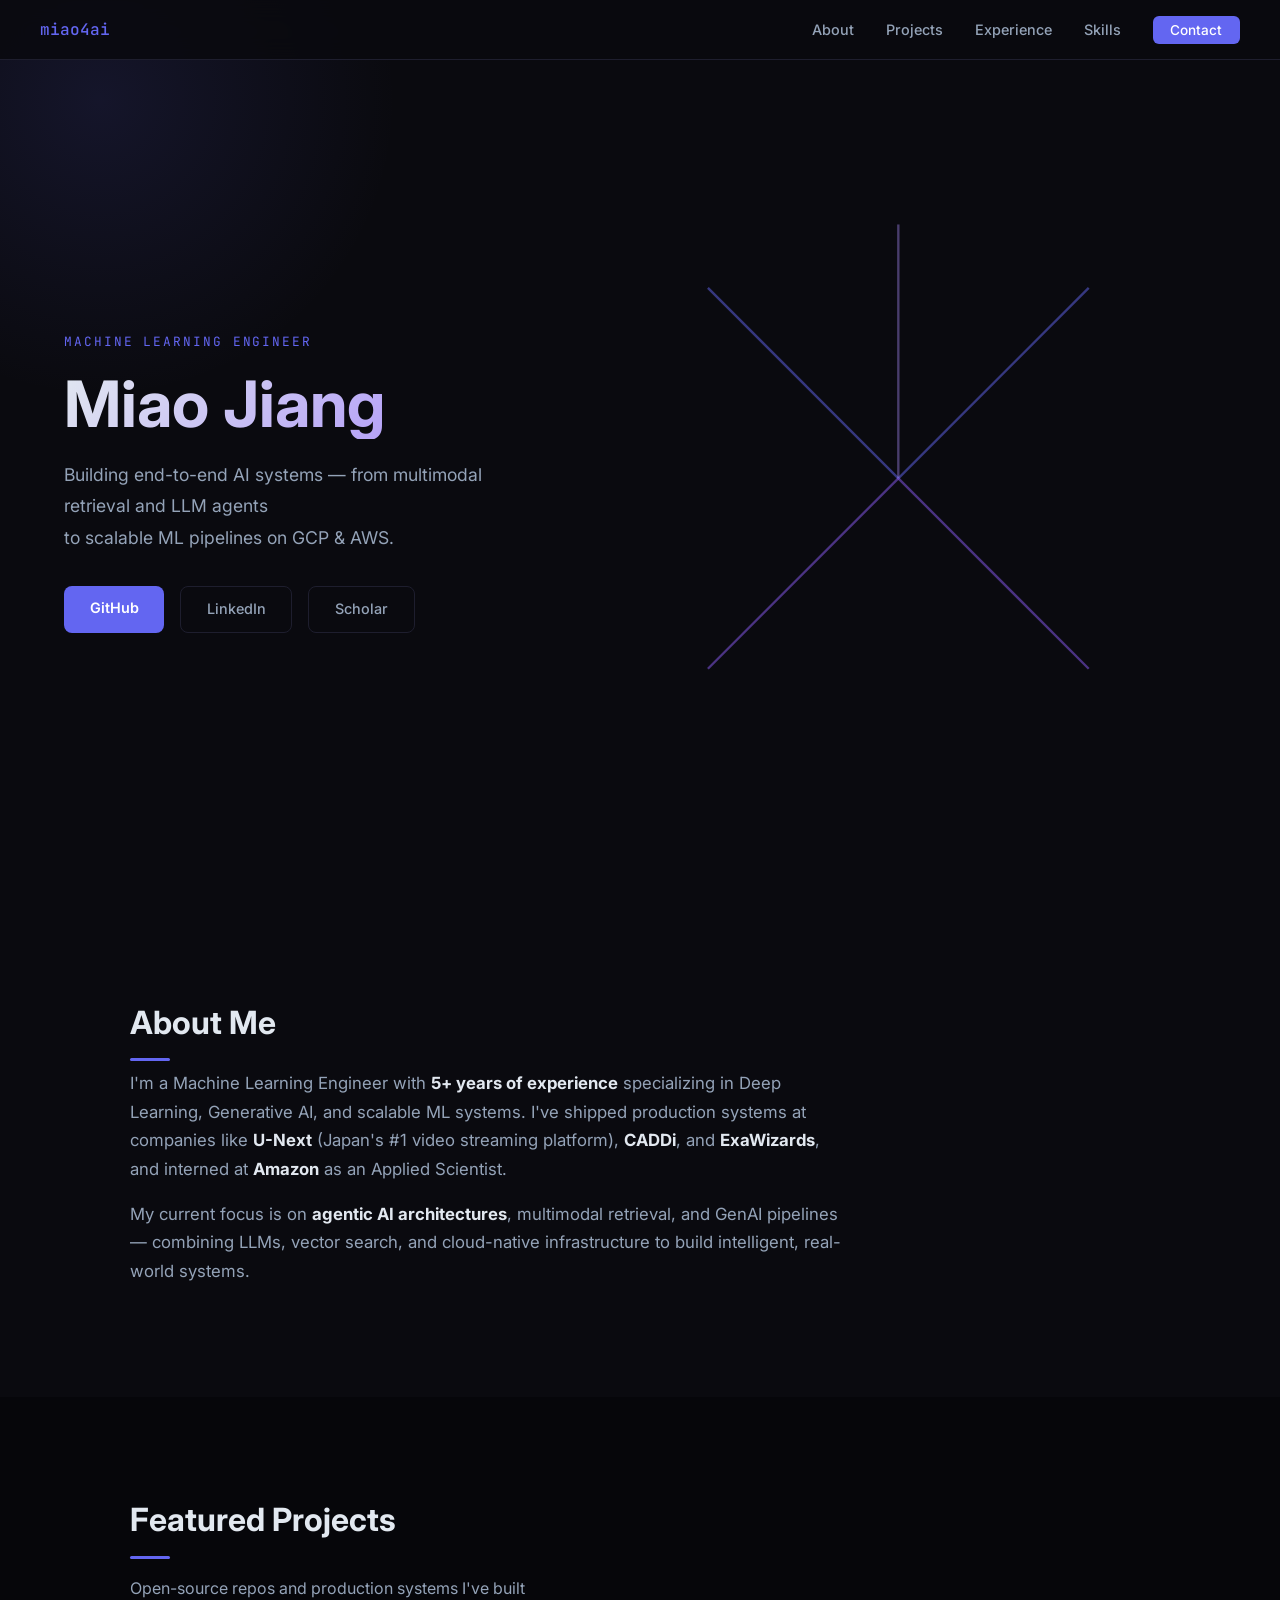
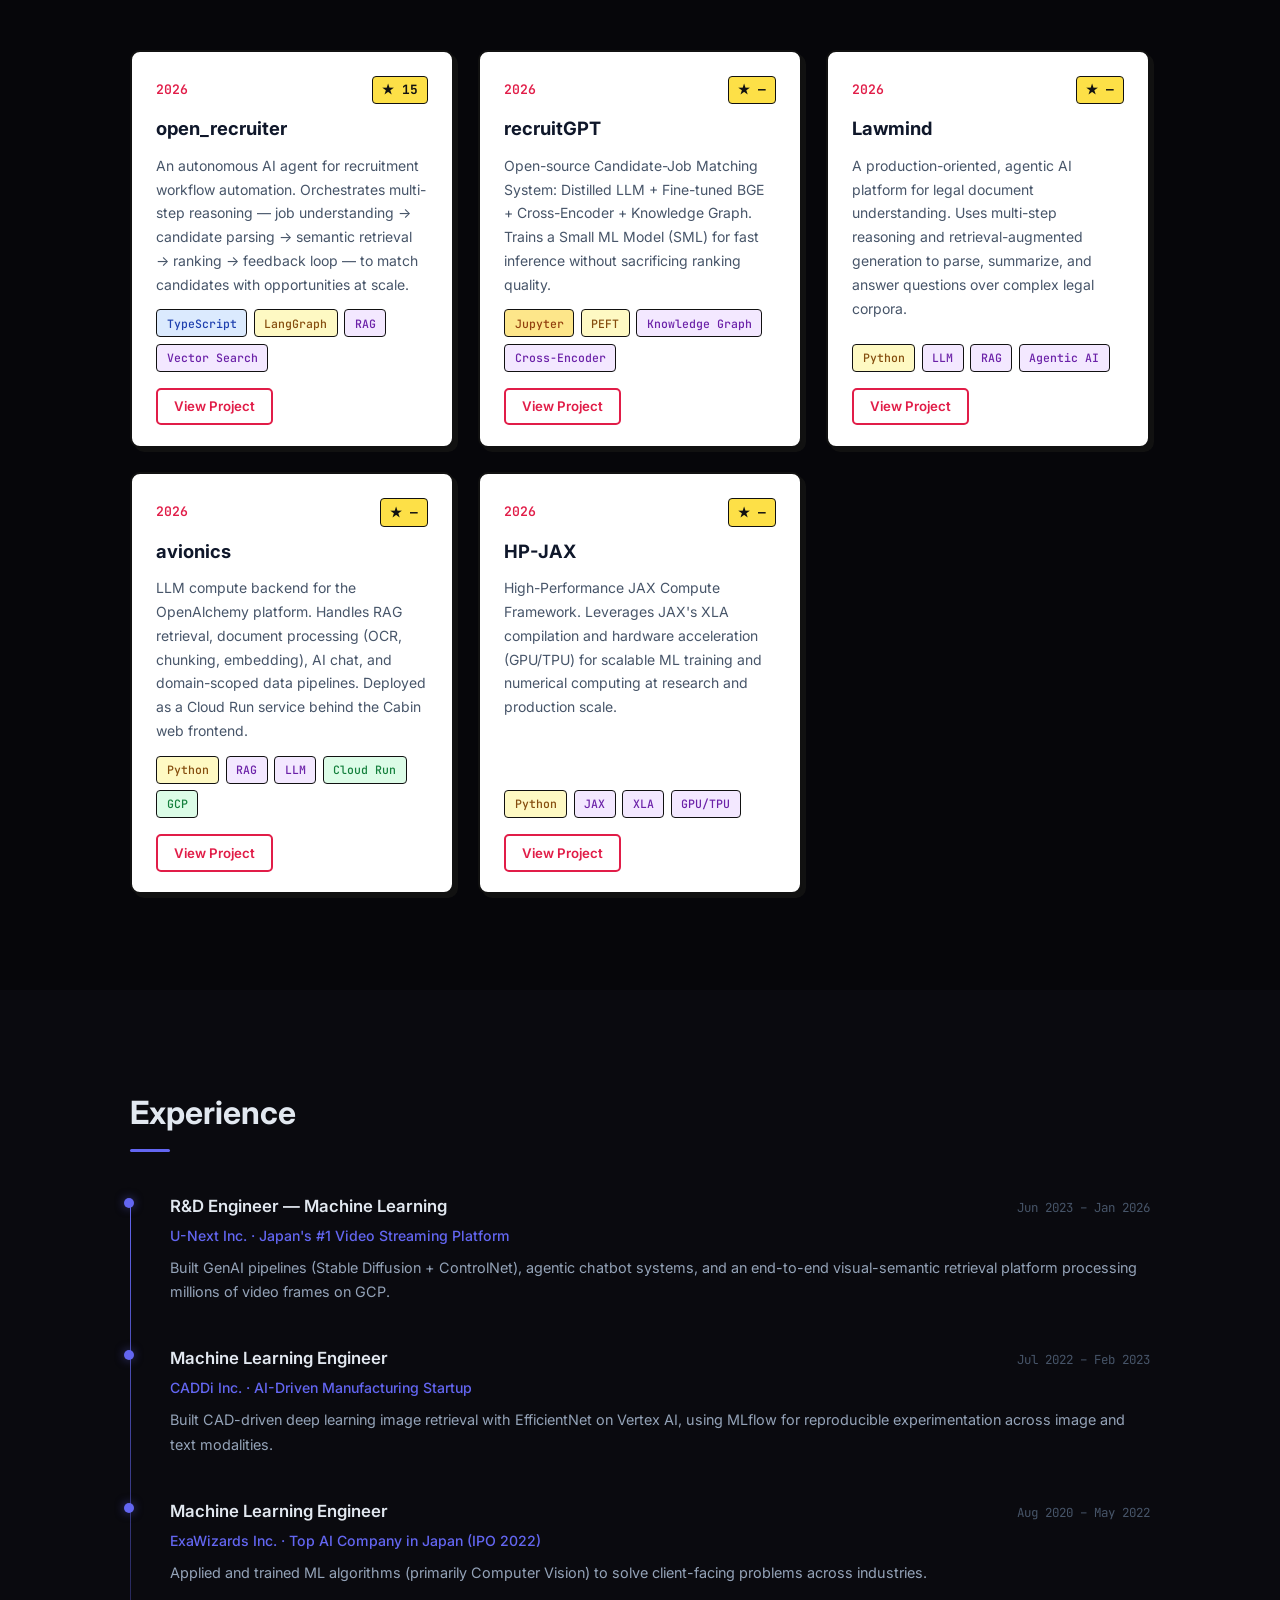
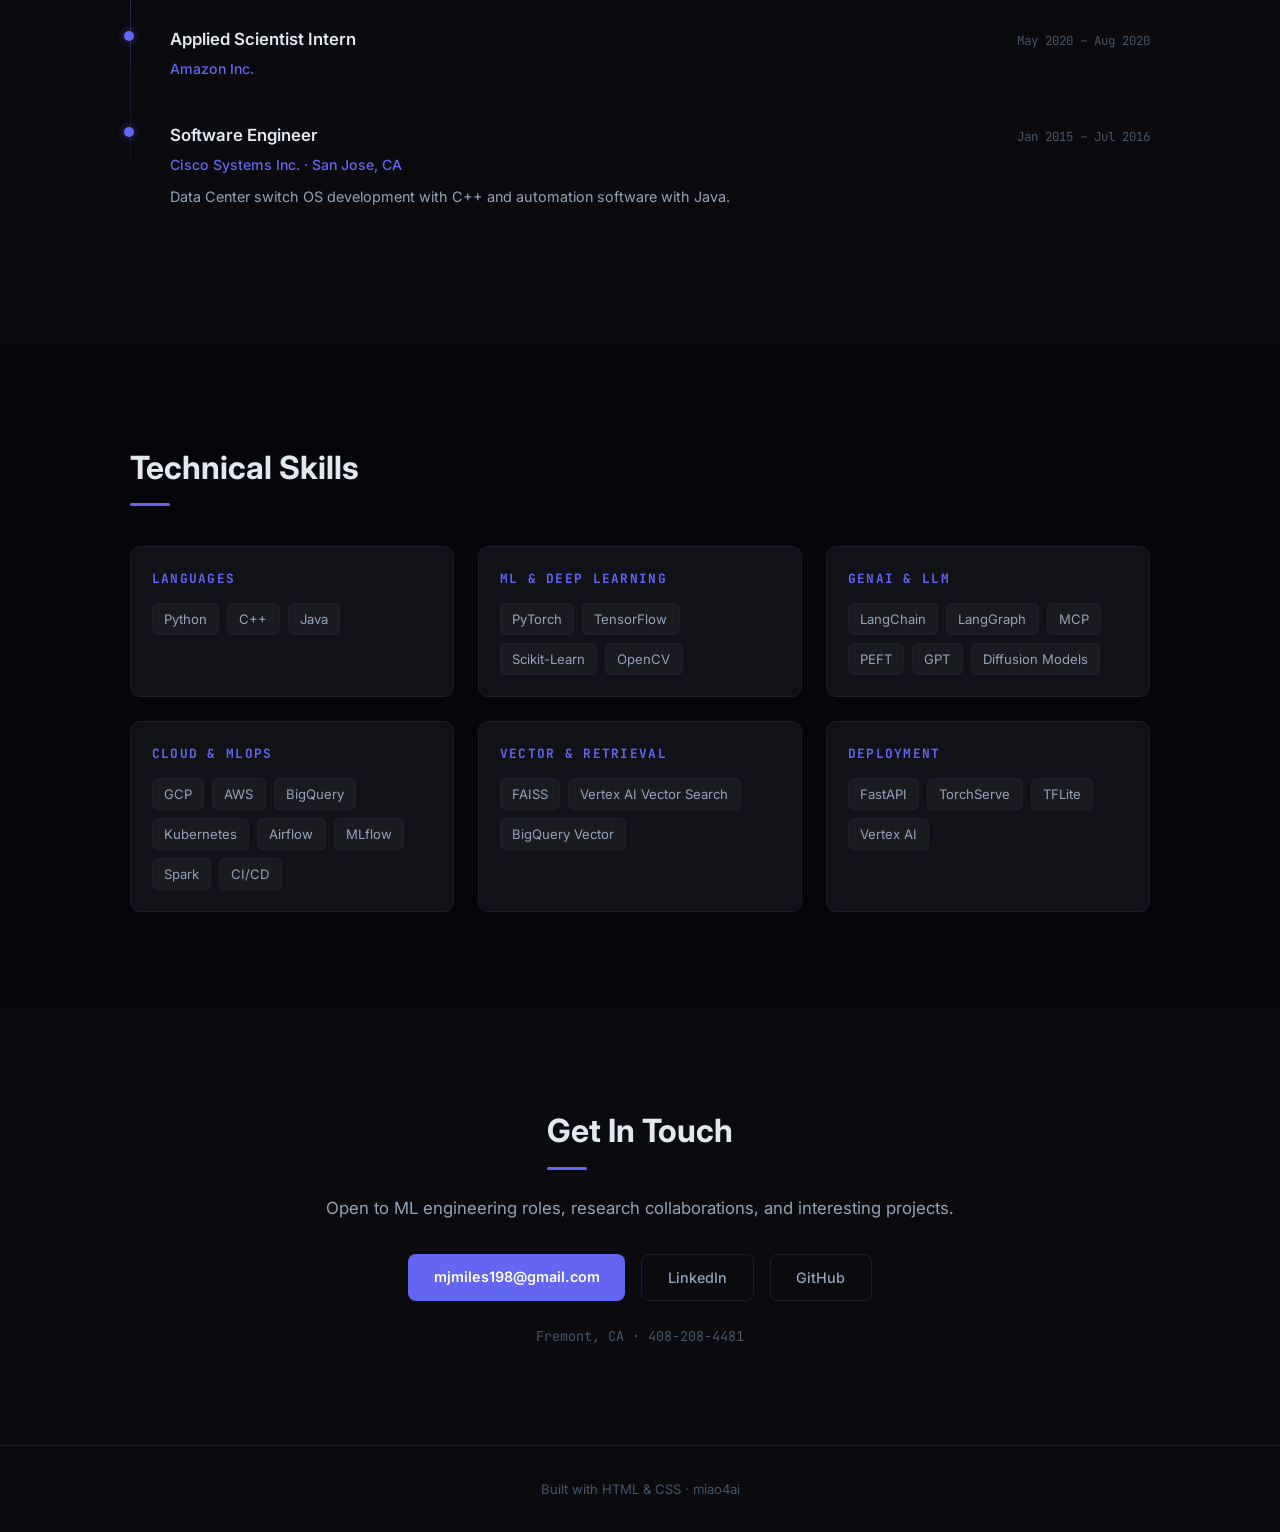
<file: index.html>
<!DOCTYPE html>
<html lang="en">
<head>
  <meta charset="UTF-8" />
  <meta name="viewport" content="width=device-width, initial-scale=1.0" />
  <title>Miao Jiang – ML Engineer</title>
  <link rel="preconnect" href="https://fonts.googleapis.com" />
  <link href="https://fonts.googleapis.com/css2?family=Inter:wght@300;400;500;600;700&family=JetBrains+Mono:wght@400;500&display=swap" rel="stylesheet" />
  <link rel="stylesheet" href="style.css" />
</head>
<body>

  <!-- NAV -->
  <nav class="nav">
    <span class="nav-logo">miao4ai</span>
    <ul class="nav-links">
      <li><a href="#about">About</a></li>
      <li><a href="#projects">Projects</a></li>
      <li><a href="#experience">Experience</a></li>
      <li><a href="#skills">Skills</a></li>
      <li><a href="#contact" class="btn-nav">Contact</a></li>
    </ul>
  </nav>

  <!-- HERO -->
  <section class="hero">
    <div class="hero-content">
      <p class="hero-tag">Machine Learning Engineer</p>
      <h1>Miao Jiang</h1>
      <p class="hero-sub">
        Building end-to-end AI systems — from multimodal retrieval and LLM agents<br>
        to scalable ML pipelines on GCP & AWS.
      </p>
      <div class="hero-links">
        <a href="https://github.com/miao4ai" target="_blank" class="btn-primary">GitHub</a>
        <a href="https://www.linkedin.com/in/miao4ai/" target="_blank" class="btn-secondary">LinkedIn</a>
        <a href="https://scholar.google.com/citations?user=8h-kJewAAAAJ&hl=en" target="_blank" class="btn-secondary">Scholar</a>
      </div>
    </div>
    <div class="hero-art">
      <div class="art-node n1"></div>
      <div class="art-node n2"></div>
      <div class="art-node n3"></div>
      <div class="art-node n4"></div>
      <div class="art-node n5"></div>
      <svg class="art-lines" viewBox="0 0 400 400" xmlns="http://www.w3.org/2000/svg">
        <line x1="80" y1="80"  x2="200" y2="200" stroke="#6366f1" stroke-width="1.5" opacity="0.5"/>
        <line x1="320" y1="80"  x2="200" y2="200" stroke="#6366f1" stroke-width="1.5" opacity="0.5"/>
        <line x1="80" y1="320" x2="200" y2="200" stroke="#8b5cf6" stroke-width="1.5" opacity="0.5"/>
        <line x1="320" y1="320" x2="200" y2="200" stroke="#8b5cf6" stroke-width="1.5" opacity="0.5"/>
        <line x1="200" y1="40"  x2="200" y2="200" stroke="#a78bfa" stroke-width="1.5" opacity="0.4"/>
      </svg>
    </div>
  </section>

  <!-- ABOUT -->
  <section id="about" class="section">
    <div class="container">
      <h2 class="section-title">About Me</h2>
      <p class="about-text">
        I'm a Machine Learning Engineer with <strong>5+ years of experience</strong> specializing in
        Deep Learning, Generative AI, and scalable ML systems. I've shipped production systems at companies
        like <strong>U-Next</strong> (Japan's #1 video streaming platform), <strong>CADDi</strong>, and
        <strong>ExaWizards</strong>, and interned at <strong>Amazon</strong> as an Applied Scientist.
      </p>
      <p class="about-text">
        My current focus is on <strong>agentic AI architectures</strong>, multimodal retrieval, and
        GenAI pipelines — combining LLMs, vector search, and cloud-native infrastructure to build
        intelligent, real-world systems.
      </p>
    </div>
  </section>

  <!-- PROJECTS -->
  <section id="projects" class="section section-dark">
    <div class="container">
      <h2 class="section-title">Featured Projects</h2>
      <p class="section-sub">Open-source repos and production systems I've built</p>

      <div class="projects-grid">

        <!-- open_recruiter -->
        <div class="pcard">
          <div class="pcard-top">
            <span class="pcard-year">2026</span>
            <span class="pcard-stars">&#9733; 15</span>
          </div>
          <h3 class="pcard-title">open_recruiter</h3>
          <p class="pcard-desc">
            An autonomous AI agent for recruitment workflow automation. Orchestrates multi-step
            reasoning — job understanding → candidate parsing → semantic retrieval → ranking →
            feedback loop — to match candidates with opportunities at scale.
          </p>
          <div class="pcard-tags">
            <span class="tag tag-ts">TypeScript</span>
            <span class="tag tag-py">LangGraph</span>
            <span class="tag tag-gen">RAG</span>
            <span class="tag tag-gen">Vector Search</span>
          </div>
          <div class="pcard-actions">
            <a href="https://github.com/miao4ai/open_recruiter" target="_blank" class="pcard-btn-primary">View Project</a>
          </div>
        </div>

        <!-- recruitGPT -->
        <div class="pcard">
          <div class="pcard-top">
            <span class="pcard-year">2026</span>
            <span class="pcard-stars">&#9733; —</span>
          </div>
          <h3 class="pcard-title">recruitGPT</h3>
          <p class="pcard-desc">
            Open-source Candidate-Job Matching System: Distilled LLM + Fine-tuned BGE +
            Cross-Encoder + Knowledge Graph. Trains a Small ML Model (SML) for fast inference
            without sacrificing ranking quality.
          </p>
          <div class="pcard-tags">
            <span class="tag tag-nb">Jupyter</span>
            <span class="tag tag-py">PEFT</span>
            <span class="tag tag-gen">Knowledge Graph</span>
            <span class="tag tag-gen">Cross-Encoder</span>
          </div>
          <div class="pcard-actions">
            <a href="https://github.com/miao4ai/recruitGPT" target="_blank" class="pcard-btn-primary">View Project</a>
          </div>
        </div>

        <!-- Lawmind -->
        <div class="pcard">
          <div class="pcard-top">
            <span class="pcard-year">2026</span>
            <span class="pcard-stars">&#9733; —</span>
          </div>
          <h3 class="pcard-title">Lawmind</h3>
          <p class="pcard-desc">
            A production-oriented, agentic AI platform for legal document understanding.
            Uses multi-step reasoning and retrieval-augmented generation to parse, summarize,
            and answer questions over complex legal corpora.
          </p>
          <div class="pcard-tags">
            <span class="tag tag-py">Python</span>
            <span class="tag tag-gen">LLM</span>
            <span class="tag tag-gen">RAG</span>
            <span class="tag tag-gen">Agentic AI</span>
          </div>
          <div class="pcard-actions">
            <a href="https://github.com/miao4ai/Lawmind" target="_blank" class="pcard-btn-primary">View Project</a>
          </div>
        </div>

        <!-- Avionics -->
        <div class="pcard">
          <div class="pcard-top">
            <span class="pcard-year">2026</span>
            <span class="pcard-stars">&#9733; —</span>
          </div>
          <h3 class="pcard-title">avionics</h3>
          <p class="pcard-desc">
            LLM compute backend for the OpenAlchemy platform. Handles RAG retrieval, document
            processing (OCR, chunking, embedding), AI chat, and domain-scoped data pipelines.
            Deployed as a Cloud Run service behind the Cabin web frontend.
          </p>
          <div class="pcard-tags">
            <span class="tag tag-py">Python</span>
            <span class="tag tag-gen">RAG</span>
            <span class="tag tag-gen">LLM</span>
            <span class="tag tag-cloud">Cloud Run</span>
            <span class="tag tag-cloud">GCP</span>
          </div>
          <div class="pcard-actions">
            <a href="https://github.com/openalchemy/avionics" target="_blank" class="pcard-btn-primary">View Project</a>
          </div>
        </div>

        <!-- HP-JAX -->
        <div class="pcard">
          <div class="pcard-top">
            <span class="pcard-year">2026</span>
            <span class="pcard-stars">&#9733; —</span>
          </div>
          <h3 class="pcard-title">HP-JAX</h3>
          <p class="pcard-desc">
            High-Performance JAX Compute Framework. Leverages JAX's XLA compilation and
            hardware acceleration (GPU/TPU) for scalable ML training and numerical computing
            at research and production scale.
          </p>
          <div class="pcard-tags">
            <span class="tag tag-py">Python</span>
            <span class="tag tag-gen">JAX</span>
            <span class="tag tag-gen">XLA</span>
            <span class="tag tag-gen">GPU/TPU</span>
          </div>
          <div class="pcard-actions">
            <a href="https://github.com/miao4ai/HP-JAX" target="_blank" class="pcard-btn-primary">View Project</a>
          </div>
        </div>

      </div>
    </div>
  </section>

  <!-- EXPERIENCE -->
  <section id="experience" class="section">
    <div class="container">
      <h2 class="section-title">Experience</h2>
      <div class="timeline">

        <div class="timeline-item">
          <div class="timeline-dot"></div>
          <div class="timeline-content">
            <div class="timeline-header">
              <h3>R&D Engineer — Machine Learning</h3>
              <span class="timeline-date">Jun 2023 – Jan 2026</span>
            </div>
            <p class="timeline-company"><a href="https://www.unext.co.jp/en" target="_blank">U-Next Inc.</a> · Japan's #1 Video Streaming Platform</p>
            <p>Built GenAI pipelines (Stable Diffusion + ControlNet), agentic chatbot systems, and an end-to-end visual-semantic retrieval platform processing millions of video frames on GCP.</p>
          </div>
        </div>

        <div class="timeline-item">
          <div class="timeline-dot"></div>
          <div class="timeline-content">
            <div class="timeline-header">
              <h3>Machine Learning Engineer</h3>
              <span class="timeline-date">Jul 2022 – Feb 2023</span>
            </div>
            <p class="timeline-company"><a href="https://us.caddi.com/" target="_blank">CADDi Inc.</a> · AI-Driven Manufacturing Startup</p>
            <p>Built CAD-driven deep learning image retrieval with EfficientNet on Vertex AI, using MLflow for reproducible experimentation across image and text modalities.</p>
          </div>
        </div>

        <div class="timeline-item">
          <div class="timeline-dot"></div>
          <div class="timeline-content">
            <div class="timeline-header">
              <h3>Machine Learning Engineer</h3>
              <span class="timeline-date">Aug 2020 – May 2022</span>
            </div>
            <p class="timeline-company"><a href="https://exawizards.com/en/" target="_blank">ExaWizards Inc.</a> · Top AI Company in Japan (IPO 2022)</p>
            <p>Applied and trained ML algorithms (primarily Computer Vision) to solve client-facing problems across industries.</p>
          </div>
        </div>

        <div class="timeline-item">
          <div class="timeline-dot"></div>
          <div class="timeline-content">
            <div class="timeline-header">
              <h3>Applied Scientist Intern</h3>
              <span class="timeline-date">May 2020 – Aug 2020</span>
            </div>
            <p class="timeline-company">Amazon Inc.</p>
          </div>
        </div>

        <div class="timeline-item">
          <div class="timeline-dot"></div>
          <div class="timeline-content">
            <div class="timeline-header">
              <h3>Software Engineer</h3>
              <span class="timeline-date">Jan 2015 – Jul 2016</span>
            </div>
            <p class="timeline-company">Cisco Systems Inc. · San Jose, CA</p>
            <p>Data Center switch OS development with C++ and automation software with Java.</p>
          </div>
        </div>

      </div>
    </div>
  </section>

  <!-- SKILLS -->
  <section id="skills" class="section section-dark">
    <div class="container">
      <h2 class="section-title">Technical Skills</h2>
      <div class="skills-grid">
        <div class="skill-group">
          <h4>Languages</h4>
          <div class="skill-tags"><span>Python</span><span>C++</span><span>Java</span></div>
        </div>
        <div class="skill-group">
          <h4>ML & Deep Learning</h4>
          <div class="skill-tags"><span>PyTorch</span><span>TensorFlow</span><span>Scikit-Learn</span><span>OpenCV</span></div>
        </div>
        <div class="skill-group">
          <h4>GenAI & LLM</h4>
          <div class="skill-tags"><span>LangChain</span><span>LangGraph</span><span>MCP</span><span>PEFT</span><span>GPT</span><span>Diffusion Models</span></div>
        </div>
        <div class="skill-group">
          <h4>Cloud & MLOps</h4>
          <div class="skill-tags"><span>GCP</span><span>AWS</span><span>BigQuery</span><span>Kubernetes</span><span>Airflow</span><span>MLflow</span><span>Spark</span><span>CI/CD</span></div>
        </div>
        <div class="skill-group">
          <h4>Vector & Retrieval</h4>
          <div class="skill-tags"><span>FAISS</span><span>Vertex AI Vector Search</span><span>BigQuery Vector</span></div>
        </div>
        <div class="skill-group">
          <h4>Deployment</h4>
          <div class="skill-tags"><span>FastAPI</span><span>TorchServe</span><span>TFLite</span><span>Vertex AI</span></div>
        </div>
      </div>
    </div>
  </section>

  <!-- CONTACT -->
  <section id="contact" class="section">
    <div class="container contact-container">
      <h2 class="section-title">Get In Touch</h2>
      <p class="contact-sub">Open to ML engineering roles, research collaborations, and interesting projects.</p>
      <div class="contact-links">
        <a href="mailto:mjmiles198@gmail.com" class="btn-primary">mjmiles198@gmail.com</a>
        <a href="https://www.linkedin.com/in/miao4ai/" target="_blank" class="btn-secondary">LinkedIn</a>
        <a href="https://github.com/miao4ai" target="_blank" class="btn-secondary">GitHub</a>
      </div>
      <p class="contact-location">Fremont, CA · 408-208-4481</p>
    </div>
  </section>

  <footer class="footer">
    <p>Built with HTML & CSS · <a href="https://github.com/miao4ai" target="_blank">miao4ai</a></p>
  </footer>

  <script src="main.js"></script>
</body>
</html>
</file>
<file: style.css>
/* ===== RESET & BASE ===== */
*, *::before, *::after { box-sizing: border-box; margin: 0; padding: 0; }

:root {
  --bg: #0a0a0f;
  --bg-dark: #06060a;
  --bg-card: #111118;
  --border: #1e1e2e;
  --accent: #6366f1;
  --accent2: #8b5cf6;
  --accent-glow: rgba(99,102,241,0.15);
  --text: #e2e8f0;
  --text-muted: #94a3b8;
  --text-faint: #475569;
  --green: #22d3ee;
  --font: 'Inter', sans-serif;
  --mono: 'JetBrains Mono', monospace;
}

html { scroll-behavior: smooth; }

body {
  font-family: var(--font);
  background: var(--bg);
  color: var(--text);
  line-height: 1.7;
  font-size: 16px;
}

a { color: var(--accent); text-decoration: none; }
a:hover { color: var(--accent2); }

/* ===== NAV ===== */
.nav {
  position: fixed;
  top: 0; left: 0; right: 0;
  z-index: 100;
  display: flex;
  align-items: center;
  justify-content: space-between;
  padding: 1rem 2.5rem;
  background: rgba(10,10,15,0.85);
  backdrop-filter: blur(12px);
  border-bottom: 1px solid var(--border);
}

.nav-logo {
  font-family: var(--mono);
  font-size: 1rem;
  color: var(--accent);
  font-weight: 500;
}

.nav-links {
  list-style: none;
  display: flex;
  gap: 2rem;
  align-items: center;
}

.nav-links a {
  color: var(--text-muted);
  font-size: 0.9rem;
  font-weight: 500;
  transition: color 0.2s;
}
.nav-links a:hover { color: var(--text); }

.btn-nav {
  background: var(--accent) !important;
  color: white !important;
  padding: 0.4rem 1.1rem;
  border-radius: 6px;
  font-size: 0.85rem !important;
  transition: background 0.2s !important;
}
.btn-nav:hover { background: var(--accent2) !important; }

/* ===== HERO ===== */
.hero {
  min-height: 100vh;
  display: grid;
  grid-template-columns: 5fr 7fr;
  align-items: center;
  padding: 7rem 4rem 3rem;
  gap: 4rem;
  position: relative;
  overflow: hidden;
}

.hero::before {
  content: '';
  position: absolute;
  top: -200px; left: -200px;
  width: 600px; height: 600px;
  background: radial-gradient(circle, rgba(99,102,241,0.12) 0%, transparent 70%);
  pointer-events: none;
}

.hero-tag {
  font-family: var(--mono);
  font-size: 0.8rem;
  color: var(--accent);
  text-transform: uppercase;
  letter-spacing: 0.15em;
  margin-bottom: 1rem;
}

.hero h1 {
  font-size: clamp(2.8rem, 5vw, 4.5rem);
  font-weight: 700;
  line-height: 1.1;
  background: linear-gradient(135deg, #e2e8f0 0%, #a78bfa 100%);
  -webkit-background-clip: text;
  -webkit-text-fill-color: transparent;
  background-clip: text;
  margin-bottom: 1.2rem;
}

.hero-sub {
  font-size: 1.1rem;
  color: var(--text-muted);
  margin-bottom: 2rem;
  line-height: 1.8;
}

.hero-links {
  display: flex;
  gap: 1rem;
  flex-wrap: wrap;
}

.btn-primary {
  background: var(--accent);
  color: white;
  padding: 0.65rem 1.6rem;
  border-radius: 8px;
  font-weight: 600;
  font-size: 0.9rem;
  transition: background 0.2s, transform 0.1s;
  display: inline-block;
}
.btn-primary:hover {
  background: var(--accent2);
  color: white;
  transform: translateY(-1px);
}

.btn-secondary {
  background: transparent;
  color: var(--text-muted);
  padding: 0.65rem 1.6rem;
  border-radius: 8px;
  font-weight: 500;
  font-size: 0.9rem;
  border: 1px solid var(--border);
  transition: border-color 0.2s, color 0.2s, transform 0.1s;
  display: inline-block;
}
.btn-secondary:hover {
  border-color: var(--accent);
  color: var(--text);
  transform: translateY(-1px);
}

/* Hero Right Panel */
.hero-right {
  display: flex;
  flex-direction: column;
  gap: 1.8rem;
  max-height: calc(100vh - 8rem);
  overflow: hidden;
}

.hero-about-label {
  font-family: var(--mono);
  font-size: 0.72rem;
  color: var(--accent);
  letter-spacing: 0.1em;
  margin-bottom: 0.6rem;
}

.hero-about {
  background: rgba(99,102,241,0.06);
  border: 1px solid rgba(99,102,241,0.2);
  border-radius: 10px;
  padding: 1.1rem 1.3rem;
}

.hero-about-text {
  font-size: 0.92rem;
  color: var(--text-muted);
  line-height: 1.7;
}
.hero-about-text strong { color: var(--text); }

.hero-projects { display: flex; flex-direction: column; gap: 0.8rem; }

.hero-proj-grid {
  display: grid;
  grid-template-columns: 1fr 1fr;
  gap: 0.7rem;
}

/* Mini project card inside hero */
.hpcard {
  display: block;
  background: #fff;
  border: 2px solid #1e1e2e;
  border-radius: 8px;
  padding: 0.9rem 1rem;
  box-shadow: 3px 3px 0 #1e1e2e;
  transition: transform 0.15s, box-shadow 0.15s;
  text-decoration: none;
}
.hpcard:hover {
  transform: translate(-2px, -2px);
  box-shadow: 5px 5px 0 #1e1e2e;
}

.hpcard-top {
  display: flex;
  justify-content: space-between;
  align-items: center;
  margin-bottom: 0.35rem;
}

.hpcard-name {
  font-family: var(--mono);
  font-size: 0.82rem;
  font-weight: 700;
  color: #0f172a;
}

.hpcard-star {
  font-family: var(--mono);
  font-size: 0.72rem;
  font-weight: 700;
  background: #fde047;
  color: #111;
  padding: 0.1rem 0.45rem;
  border-radius: 4px;
  border: 1.5px solid #111;
}

.hpcard p {
  font-size: 0.78rem;
  color: #475569;
  line-height: 1.5;
  margin-bottom: 0.5rem;
}

.hpcard-tags {
  display: flex;
  flex-wrap: wrap;
  gap: 0.3rem;
}

.hpcard-tags span {
  font-family: var(--mono);
  font-size: 0.65rem;
  color: #6b21a8;
  background: #f3e8ff;
  border: 1px solid #d8b4fe;
  padding: 0.1rem 0.45rem;
  border-radius: 3px;
}

.hero-see-all {
  font-size: 0.82rem;
  color: var(--accent);
  font-weight: 600;
  align-self: flex-start;
  transition: color 0.2s;
}
.hero-see-all:hover { color: var(--accent2); }

/* ===== SECTIONS ===== */
.section { padding: 6rem 0; }
.section-dark { background: var(--bg-dark); }

.container {
  max-width: 1100px;
  margin: 0 auto;
  padding: 0 2.5rem;
}

.section-title {
  font-size: 2rem;
  font-weight: 700;
  margin-bottom: 0.5rem;
  position: relative;
  display: inline-block;
}

.section-title::after {
  content: '';
  display: block;
  width: 40px;
  height: 3px;
  background: var(--accent);
  border-radius: 2px;
  margin-top: 0.5rem;
}

.section-sub {
  color: var(--text-muted);
  margin-bottom: 3rem;
  margin-top: 0.5rem;
}

/* ===== ABOUT ===== */
.about-text {
  color: var(--text-muted);
  font-size: 1.05rem;
  max-width: 720px;
  margin-bottom: 1rem;
}
.about-text strong { color: var(--text); }

/* ===== PROJECTS ===== */
.projects-grid {
  display: grid;
  grid-template-columns: repeat(3, 1fr);
  gap: 1.5rem;
  margin-top: 2.5rem;
}

/* Project Card (new style) */
.pcard {
  background: #fff;
  border: 2.5px solid #111;
  border-radius: 10px;
  padding: 1.5rem 1.5rem 1.3rem;
  display: flex;
  flex-direction: column;
  gap: 0.8rem;
  transition: transform 0.18s, box-shadow 0.18s;
  box-shadow: 4px 4px 0 #111;
}

.pcard:hover {
  transform: translate(-2px, -2px);
  box-shadow: 6px 6px 0 #111;
}

.pcard-top {
  display: flex;
  justify-content: space-between;
  align-items: center;
}

.pcard-year {
  font-family: var(--mono);
  font-size: 0.82rem;
  font-weight: 600;
  color: #e11d48;
}

.pcard-stars {
  font-family: var(--mono);
  font-size: 0.8rem;
  font-weight: 700;
  background: #fde047;
  color: #111;
  padding: 0.15rem 0.55rem;
  border-radius: 4px;
  border: 1.5px solid #111;
}

.pcard-work {
  background: #e0e7ff;
  color: #4338ca;
}

.pcard-title {
  font-size: 1.15rem;
  font-weight: 700;
  color: #0f172a;
  line-height: 1.3;
}

.pcard-desc {
  font-size: 0.875rem;
  color: #475569;
  line-height: 1.7;
  flex: 1;
}

.pcard-tags {
  display: flex;
  flex-wrap: wrap;
  gap: 0.4rem;
}

.tag {
  font-family: var(--mono);
  font-size: 0.72rem;
  font-weight: 500;
  padding: 0.2rem 0.6rem;
  border-radius: 4px;
  border: 1.5px solid #111;
}

.tag-py  { background: #fef9c3; color: #854d0e; }
.tag-ts  { background: #dbeafe; color: #1e40af; }
.tag-nb  { background: #fde68a; color: #92400e; }
.tag-gen { background: #f3e8ff; color: #6b21a8; }
.tag-cloud { background: #dcfce7; color: #15803d; }

.pcard-actions {
  display: flex;
  gap: 0.7rem;
  margin-top: 0.2rem;
}

.pcard-btn-primary {
  font-size: 0.83rem;
  font-weight: 600;
  color: #e11d48;
  border: 2px solid #e11d48;
  padding: 0.35rem 1rem;
  border-radius: 5px;
  transition: background 0.15s, color 0.15s;
  display: inline-block;
}
.pcard-btn-primary:hover {
  background: #e11d48;
  color: #fff;
}

.pcard-btn-secondary {
  font-size: 0.83rem;
  font-weight: 600;
  color: #111;
  border: 2px solid #111;
  padding: 0.35rem 1rem;
  border-radius: 5px;
  transition: background 0.15s, color 0.15s;
  display: inline-block;
}
.pcard-btn-secondary:hover {
  background: #111;
  color: #fff;
}

/* ===== TIMELINE ===== */
.timeline {
  position: relative;
  padding-left: 2rem;
  margin-top: 2rem;
}

.timeline::before {
  content: '';
  position: absolute;
  left: 0;
  top: 8px;
  bottom: 8px;
  width: 1px;
  background: linear-gradient(to bottom, var(--accent), transparent);
}

.timeline-item {
  position: relative;
  margin-bottom: 2.5rem;
}

.timeline-dot {
  position: absolute;
  left: -2.4rem;
  top: 6px;
  width: 10px;
  height: 10px;
  background: var(--accent);
  border-radius: 50%;
  box-shadow: 0 0 10px rgba(99,102,241,0.5);
}

.timeline-content { padding-left: 0.5rem; }

.timeline-header {
  display: flex;
  align-items: baseline;
  justify-content: space-between;
  gap: 1rem;
  flex-wrap: wrap;
}

.timeline-header h3 {
  font-size: 1.05rem;
  font-weight: 600;
}

.timeline-date {
  font-family: var(--mono);
  font-size: 0.78rem;
  color: var(--text-faint);
  white-space: nowrap;
}

.timeline-company {
  color: var(--accent);
  font-size: 0.88rem;
  margin: 0.2rem 0 0.5rem;
  font-weight: 500;
}

.timeline-company a { color: var(--accent); }
.timeline-company a:hover { color: var(--accent2); }

.timeline-content p:not(.timeline-company) {
  color: var(--text-muted);
  font-size: 0.9rem;
}

/* ===== SKILLS ===== */
.skills-grid {
  display: grid;
  grid-template-columns: repeat(auto-fill, minmax(280px, 1fr));
  gap: 1.5rem;
  margin-top: 2rem;
}

.skill-group {
  background: var(--bg-card);
  border: 1px solid var(--border);
  border-radius: 10px;
  padding: 1.3rem;
}

.skill-group h4 {
  font-size: 0.8rem;
  text-transform: uppercase;
  letter-spacing: 0.1em;
  color: var(--accent);
  font-family: var(--mono);
  margin-bottom: 0.8rem;
}

.skill-tags {
  display: flex;
  flex-wrap: wrap;
  gap: 0.5rem;
}

.skill-tags span {
  font-size: 0.82rem;
  color: var(--text-muted);
  background: rgba(255,255,255,0.04);
  border: 1px solid var(--border);
  padding: 0.25rem 0.7rem;
  border-radius: 5px;
}

/* ===== CONTACT ===== */
.contact-container {
  text-align: center;
}

.contact-sub {
  color: var(--text-muted);
  font-size: 1.05rem;
  margin: 1rem 0 2rem;
}

.contact-links {
  display: flex;
  gap: 1rem;
  justify-content: center;
  flex-wrap: wrap;
  margin-bottom: 1.5rem;
}

.contact-location {
  color: var(--text-faint);
  font-size: 0.85rem;
  font-family: var(--mono);
}

/* ===== FOOTER ===== */
.footer {
  text-align: center;
  padding: 2rem;
  border-top: 1px solid var(--border);
  color: var(--text-faint);
  font-size: 0.82rem;
}

.footer a { color: var(--text-faint); }
.footer a:hover { color: var(--accent); }

/* ===== RESPONSIVE ===== */
@media (max-width: 900px) {
  .hero {
    grid-template-columns: 1fr;
    padding: 7rem 2rem 4rem;
    text-align: center;
  }
  .hero-links { justify-content: center; }
  .hero-right { display: none; }
  .projects-grid { grid-template-columns: 1fr 1fr; }
  .nav { padding: 1rem 1.5rem; }
  .nav-links { gap: 1rem; }
}

@media (max-width: 600px) {
  .nav-links { display: none; }
  .section { padding: 4rem 0; }
  .container { padding: 0 1.5rem; }
  .timeline-header { flex-direction: column; }
  .skills-grid { grid-template-columns: 1fr; }
  .projects-grid { grid-template-columns: 1fr; }
}

/* ===== ANIMATIONS ===== */
.fade-in {
  opacity: 0;
  transform: translateY(20px);
  transition: opacity 0.6s ease, transform 0.6s ease;
}
.fade-in.visible {
  opacity: 1;
  transform: translateY(0);
}
</file>
